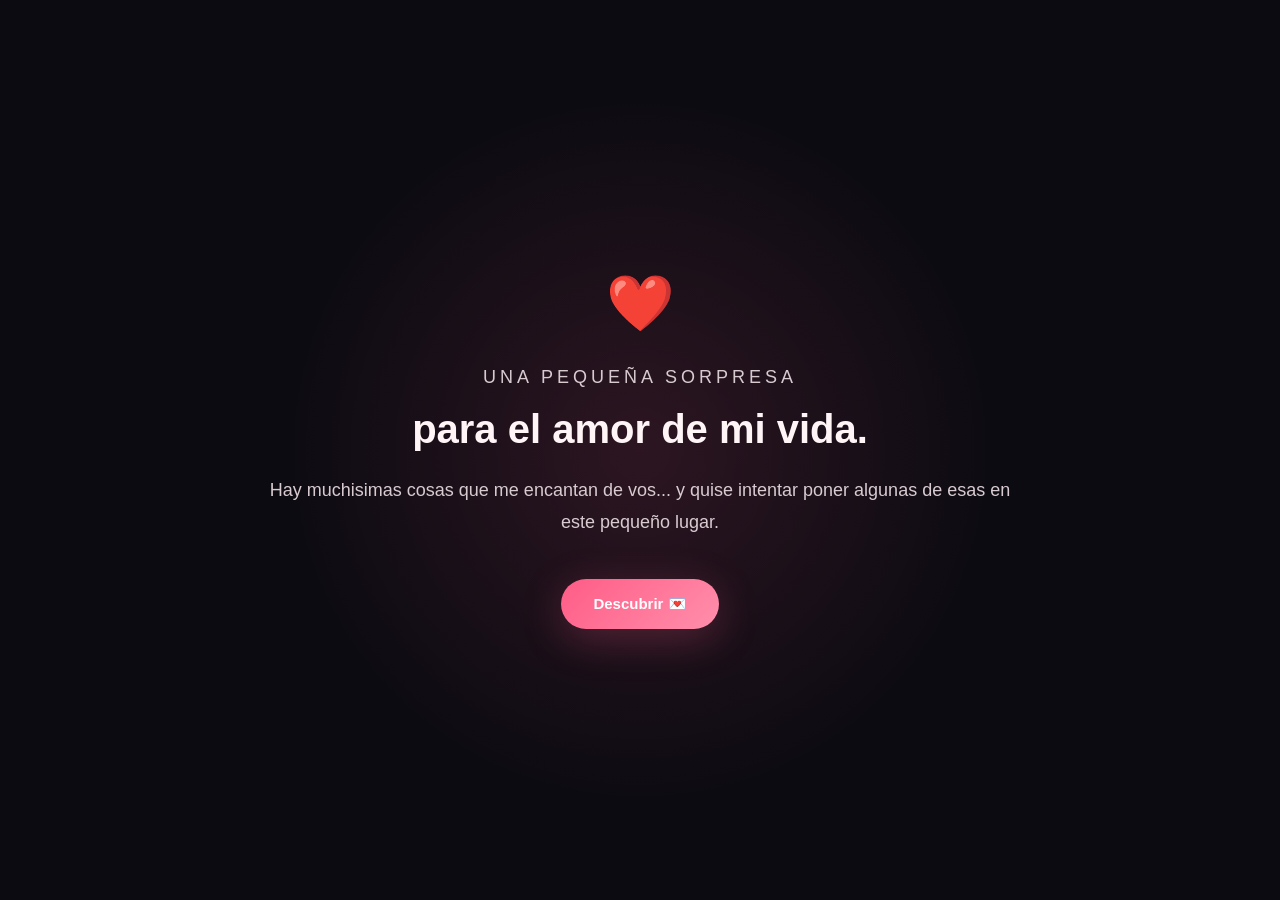
<file: index.html>
<!DOCTYPE html>
<html lang="es">
<head>

<meta charset="UTF-8">
<meta name="viewport" content="width=device-width, initial-scale=1.0">
<link rel="stylesheet" href="index.css">
</head>
<title>Para ti ❤️</title>

<section class="hero" id="inicio">
    <div class="hero-content">

        <div class="heart">❤️</div>

        <p class="subtitle">Una pequeña sorpresa</p>

        <h1 style="font-size: 40px;">para el amor de mi vida.</h1>

        <p>
            Hay muchisimas cosas que me encantan de vos...  
            y quise intentar poner algunas de esas en este pequeño lugar.
        </p>

        <button class="start"
                onclick="window.location.href='rubros_paginas.html'">
            Descubrir 💌
        </button>

    </div>
</section>



</body>
</html>

    
</body>
</html>
</file>
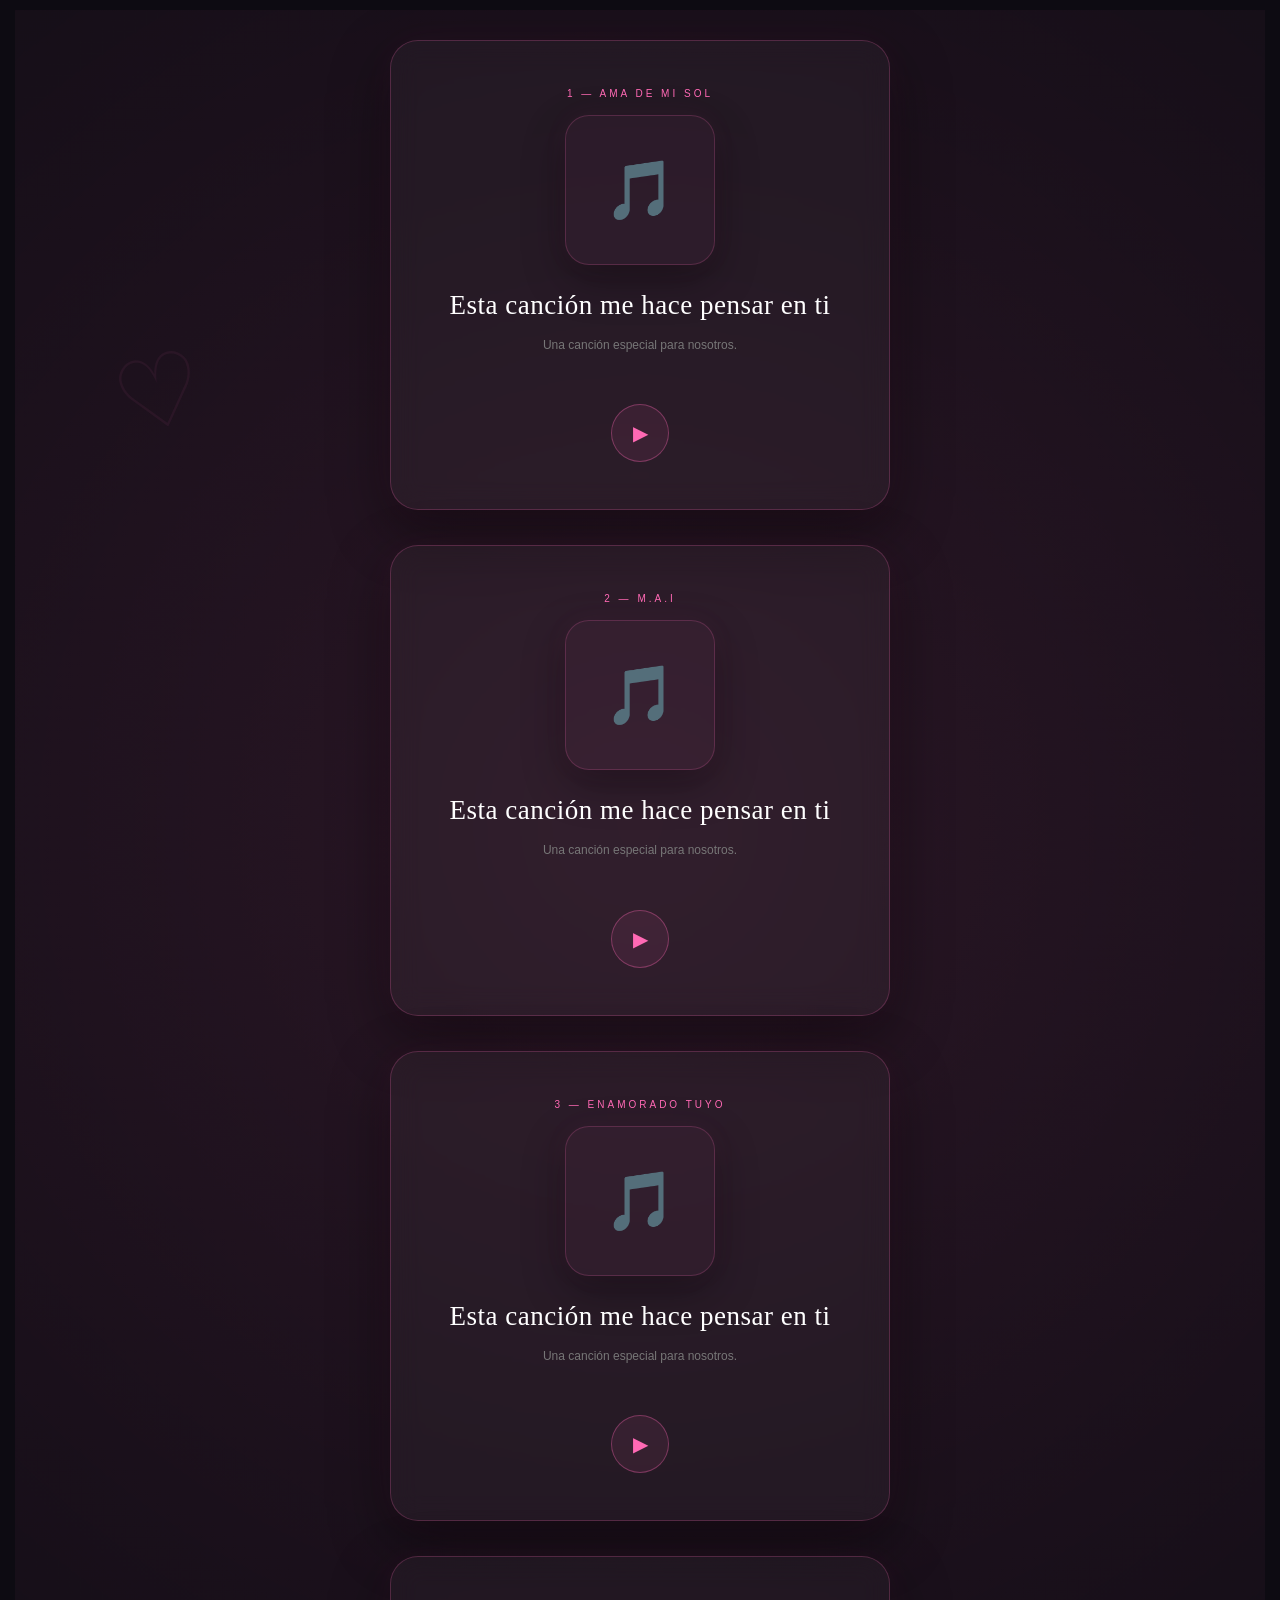
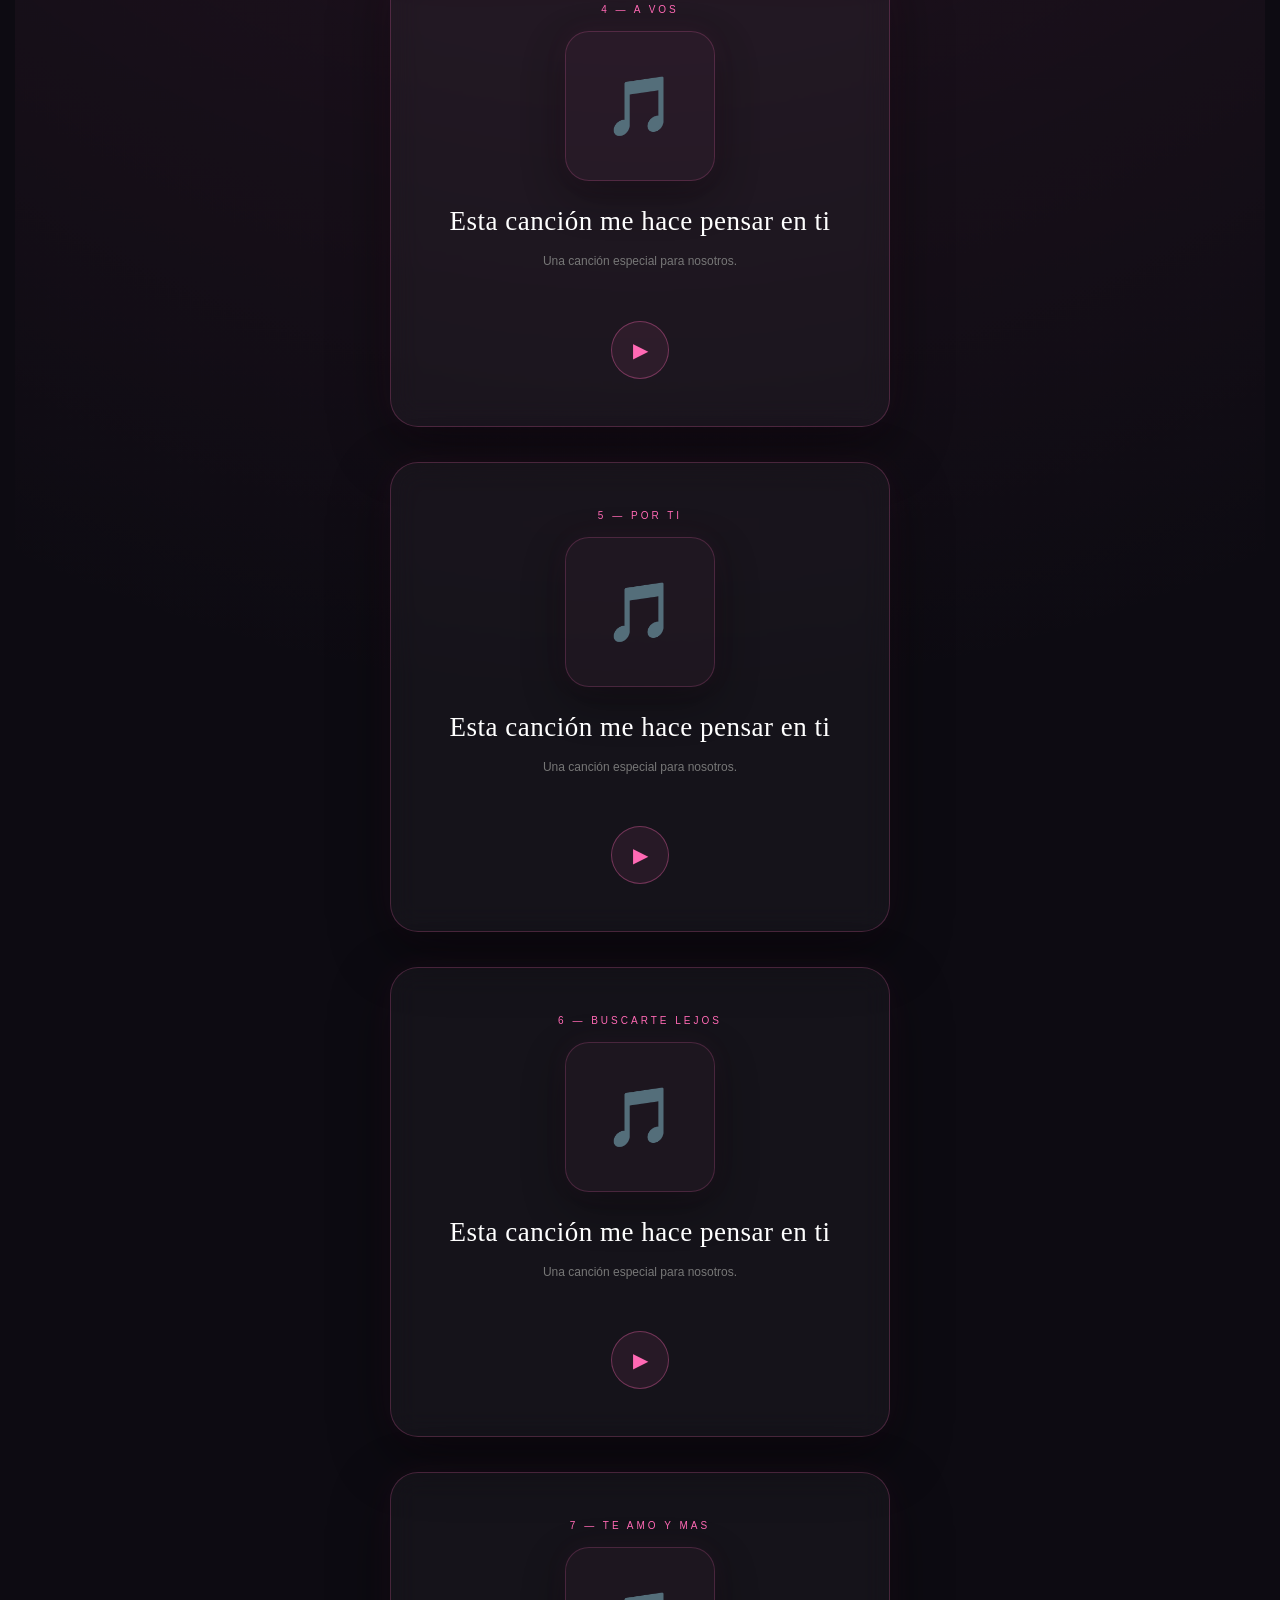
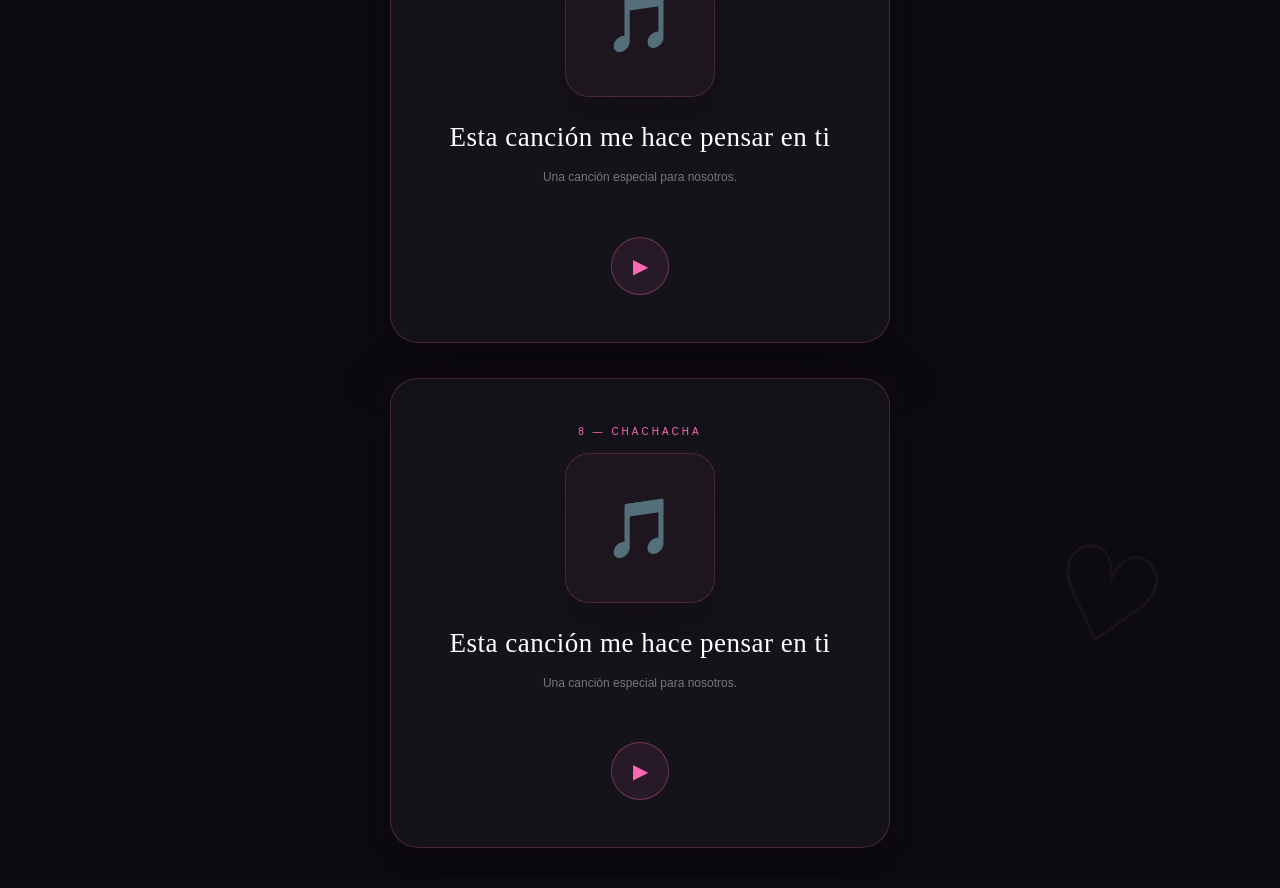
<file: cancion.html>
<!DOCTYPE html>
<html lang="es">
<head>
    <meta charset="UTF-8">
    <meta name="viewport" content="width=device-width, initial-scale=1.0">
    <title>Canciones</title>

    <link rel="stylesheet" href="rubros_paginas.css">

    <style>
        .song {
            min-height: 100vh;
            display: flex;
            flex-direction: column;
            justify-content: center;
            align-items: center;
            gap: 25px;
            padding: 25px 15px;
            background:
                radial-gradient(
                    circle at 50% 20%,
                    rgba(255,105,180,.12),
                    transparent 45%
                ),
                #0d0b12;
            position: relative;
            overflow: hidden;
        }

        .song::before,
        .song::after {
            content: "♡";
            position: absolute;
            color: rgba(255,105,180,.06);
        }

        .song::before {
            top: 8%;
            left: 8%;
            font-size: 100px;
            transform: rotate(-15deg);
        }

        .song::after {
            bottom: 5%;
            right: 8%;
            font-size: 130px;
            transform: rotate(15deg);
        }

        .song-card {
            width: min(720px, 100%);
            padding: 42px 28px;
            text-align: center;
            border-radius: 28px;
            border: 1px solid rgba(255,105,180,.22);
            background: rgba(255,255,255,.035);
            backdrop-filter: blur(14px);
            box-shadow:
                0 20px 60px rgba(0,0,0,.45),
                0 0 35px rgba(255,105,180,.06);
            position: relative;
            z-index: 2;
        }

        .song-card .subtitle {
            margin-bottom: 12px;
            color: #ff69b4;
            font-size: 10px;
            letter-spacing: 3px;
            text-transform: uppercase;
        }

        .album {
            width: 150px;
            height: 150px;
            margin: 16px auto 25px;
            display: flex;
            justify-content: center;
            align-items: center;
            border-radius: 24px;
            background: rgba(255,105,180,.035);
            border: 1px solid rgba(255,105,180,.2);
            box-shadow:
                0 15px 40px rgba(0,0,0,.35),
                0 0 25px rgba(255,105,180,.06);
            font-size: 58px;
        }

        .heart {
            margin: 0 0 18px;
            color: #ff69b4;
            font-size: 28px;
            display: inline-block;
            filter: drop-shadow(
                0 0 8px rgba(255,105,180,.55)
            );
            animation: latido 1.5s infinite;
        }

        @keyframes latido {
            0%, 100% {
                transform: scale(1);
            }

            15% {
                transform: scale(1.12);
            }

            30% {
                transform: scale(1);
            }

            45% {
                transform: scale(1.08);
            }

            60% {
                transform: scale(1);
            }
        }

        .song-card h3 {
            margin: 0;
            color: #fff;
            font-size: 27px;
            font-weight: 500;
            letter-spacing: .5px;
        }

        .song-card > p:not(.subtitle) {
            margin-top: 14px;
            color: #777;
            font-size: 12px;
            line-height: 1.7;
        }

        .play {
            width: 58px;
            height: 58px;
            margin-top: 24px;
            border: 1px solid rgba(255,105,180,.35);
            border-radius: 50%;
            background: rgba(255,105,180,.08);
            color: #ff69b4;
            font-size: 20px;
            cursor: pointer;
            transition: all .3s ease;
        }

        .play:hover {
            transform: translateY(-4px) scale(1.05);
            border-color: rgba(255,105,180,.65);
            background: rgba(255,105,180,.14);
            box-shadow: 0 8px 25px rgba(255,105,180,.12);
        }

        @media (max-width: 600px) {
            .song-card {
                padding: 35px 16px;
                border-radius: 24px;
            }

            .song-card h3 {
                font-size: 24px;
            }

            .album {
                width: 130px;
                height: 130px;
                font-size: 50px;
            }
        }
    </style>
</head>

<body>

    <section class="song">

        <!-- CANCIÓN 1 -->
        <div class="song-card">

            <p class="subtitle">1 — Ama de mi sol</p>

            <div class="album">🎵</div>

            <h3>Esta canción me hace pensar en ti</h3>

            <p>Una canción especial para nosotros.</p>

            <button
                class="play"
                onclick="this.nextElementSibling.play()">
                ▶
            </button>

            <audio>
                <source
                    src="imagenes/Milo J - Ama De Mi Sol (Visualizer).mp3"
                    type="audio/mpeg">
            </audio>

        </div>


        <!-- CANCIÓN 2 -->
        <div class="song-card">

            <p class="subtitle">2 — M.A.I</p>

            <div class="album">🎵</div>

            <h3>Esta canción me hace pensar en ti</h3>

            <p>Una canción especial para nosotros.</p>

            <button
                class="play"
                onclick="this.nextElementSibling.play()">
                ▶
            </button>

            <audio>
                <source
                    src="imagenes/MILO J - M.A.I (Video Oficial).mp3"
                    type="audio/mpeg">
            </audio>

        </div>


        <!-- CANCIÓN 3 -->
        <div class="song-card">

            <p class="subtitle">3 — enamorado tuyo</p>

            <div class="album">🎵</div>

            <h3>Esta canción me hace pensar en ti</h3>

            <p>Una canción especial para nosotros.</p>

            <button
                class="play"
                onclick="this.nextElementSibling.play()">
                ▶
            </button>

            <audio>
                <source
                    src="imagenes/Enamorado tuyo.mp3"
                    type="audio/mpeg">
            </audio>

        </div>


        <!-- CANCIÓN 4 -->
        <div class="song-card">

            <p class="subtitle">4 — A VOS</p>

            <div class="album">🎵</div>

            <h3>Esta canción me hace pensar en ti</h3>

            <p>Una canción especial para nosotros.</p>

            <button
                class="play"
                onclick="this.nextElementSibling.play()">
                ▶
            </button>

            <audio>
                <source
                    src="imagenes/MILO J - A VOS (LETRA).mp3"
                    type="audio/mpeg">
            </audio>

        </div>

          <!-- CANCIÓN 4 -->
        <div class="song-card">

            <p class="subtitle">5 — POR TI</p>

            <div class="album">🎵</div>

            <h3>Esta canción me hace pensar en ti</h3>

            <p>Una canción especial para nosotros.</p>

            <button
                class="play"
                onclick="this.nextElementSibling.play()">
                ▶
            </button>

            <audio>
                <source
                    src="imagenes/3AM - Por Ti (Video Oficial).mp3"
                    type="audio/mpeg">
            </audio>

        </div>

          <!-- CANCIÓN 4 -->
        <div class="song-card">

            <p class="subtitle">6 — buscarte lejos</p>

            <div class="album">🎵</div>

            <h3>Esta canción me hace pensar en ti</h3>

            <p>Una canción especial para nosotros.</p>

            <button
                class="play"
                onclick="this.nextElementSibling.play()">
                ▶
            </button>

            <audio>
                <source
                    src="imagenes/DUKI, Bizarrap - Buscarte Lejos.mp3"
                    type="audio/mpeg">
            </audio>

        </div>

          <!-- CANCIÓN 4 -->
        <div class="song-card">

            <p class="subtitle">7 — te amo y mas</p>

            <div class="album">🎵</div>

            <h3>Esta canción me hace pensar en ti</h3>

            <p>Una canción especial para nosotros.</p>

            <button
                class="play"
                onclick="this.nextElementSibling.play()">
                ▶
            </button>

            <audio>
                <source
                    src="imagenes/El Libro De La Vida - Te Amo Y Más (By_ Diego Luna) (Letra).mp3"
                    type="audio/mpeg">
            </audio>

        </div>

          <!-- CANCIÓN 4 -->
        <div class="song-card">

            <p class="subtitle">8 — chachacha</p>

            <div class="album">🎵</div>

            <h3>Esta canción me hace pensar en ti</h3>

            <p>Una canción especial para nosotros.</p>

            <button
                class="play"
                onclick="this.nextElementSibling.play()">
                ▶
            </button>

            <audio>
                <source
                    src="imagenes/Josean Log - Chachachá (Lyric Video).mp3"
                    type="audio/mpeg">
            </audio>

        </div>


    </section>

</body>
</html>
</file>
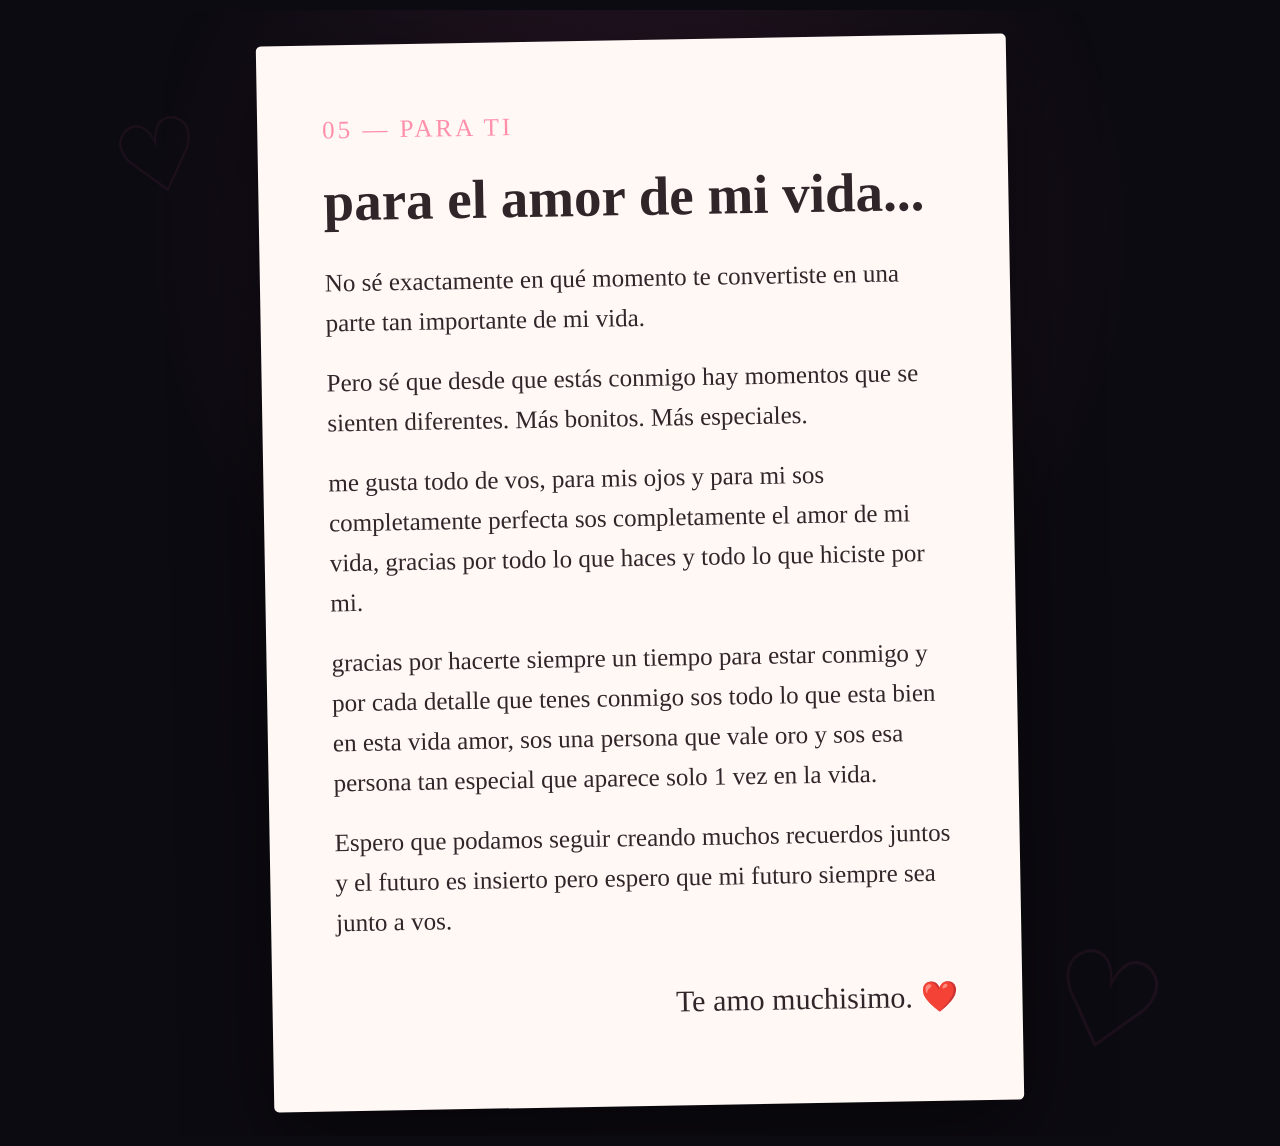
<file: carta.html>
<!DOCTYPE html>
<html lang="es">
<head>
    <meta charset="UTF-8">
    <meta name="viewport" content="width=device-width, initial-scale=1.0">
    <title>Carta</title>
    <link rel="stylesheet" href="rubros_paginas.css">
    <style>
        /* Fondo igual al del contador */
        .letter {
            min-height: 100vh;
            display: flex;
            justify-content: center;
            align-items: center;
            padding: 25px 15px;

            background:
                radial-gradient(
                    circle at 50% 20%,
                    rgba(255, 105, 180, 0.12),
                    transparent 45%
                ),
                #0d0b12;

            position: relative;
            overflow: hidden;
        }

        /* Corazones decorativos, igual que en el contador */
        .letter::before {
            content: "♡";
            position: absolute;
            top: 8%;
            left: 8%;
            font-size: 100px;
            color: rgba(255, 105, 180, 0.06);
            transform: rotate(-15deg);
        }

        .letter::after {
            content: "♡";
            position: absolute;
            bottom: 5%;
            right: 8%;
            font-size: 130px;
            color: rgba(255, 105, 180, 0.06);
            transform: rotate(15deg);
        }

        .paper {
            position: relative;
            z-index: 2;
        }
    </style>
</head>
<body>
   <section class="letter">

    <div class="paper">

        <p class="subtitle">05 — Para ti</p>

        <h2>para el amor de mi vida...</h2>

        <p>
            No sé exactamente en qué momento te convertiste
            en una parte tan importante de mi vida.
        </p>

        <p>
            Pero sé que desde que estás conmigo hay momentos
            que se sienten diferentes. Más bonitos. Más especiales.
        </p>

        <p>
            me gusta todo de vos, para mis ojos y para mi sos completamente perfecta sos completamente
            el amor de mi vida, gracias por todo lo que haces y todo lo que hiciste por mi.
        </p>

        <p>
            gracias por hacerte siempre un tiempo para estar conmigo y por cada detalle que tenes conmigo
            sos todo lo que esta bien en esta vida amor, sos una persona que vale oro y sos esa persona
            tan especial que aparece solo 1 vez en la vida.
        </p>

        <p>
            Espero que podamos seguir creando muchos recuerdos
            juntos y el futuro es insierto pero espero que mi futuro siempre sea junto a vos.
        </p>

        <p class="signature">
            Te amo muchisimo. ❤️
        </p>

    </div>

</section>

</body>
</html>
</file>
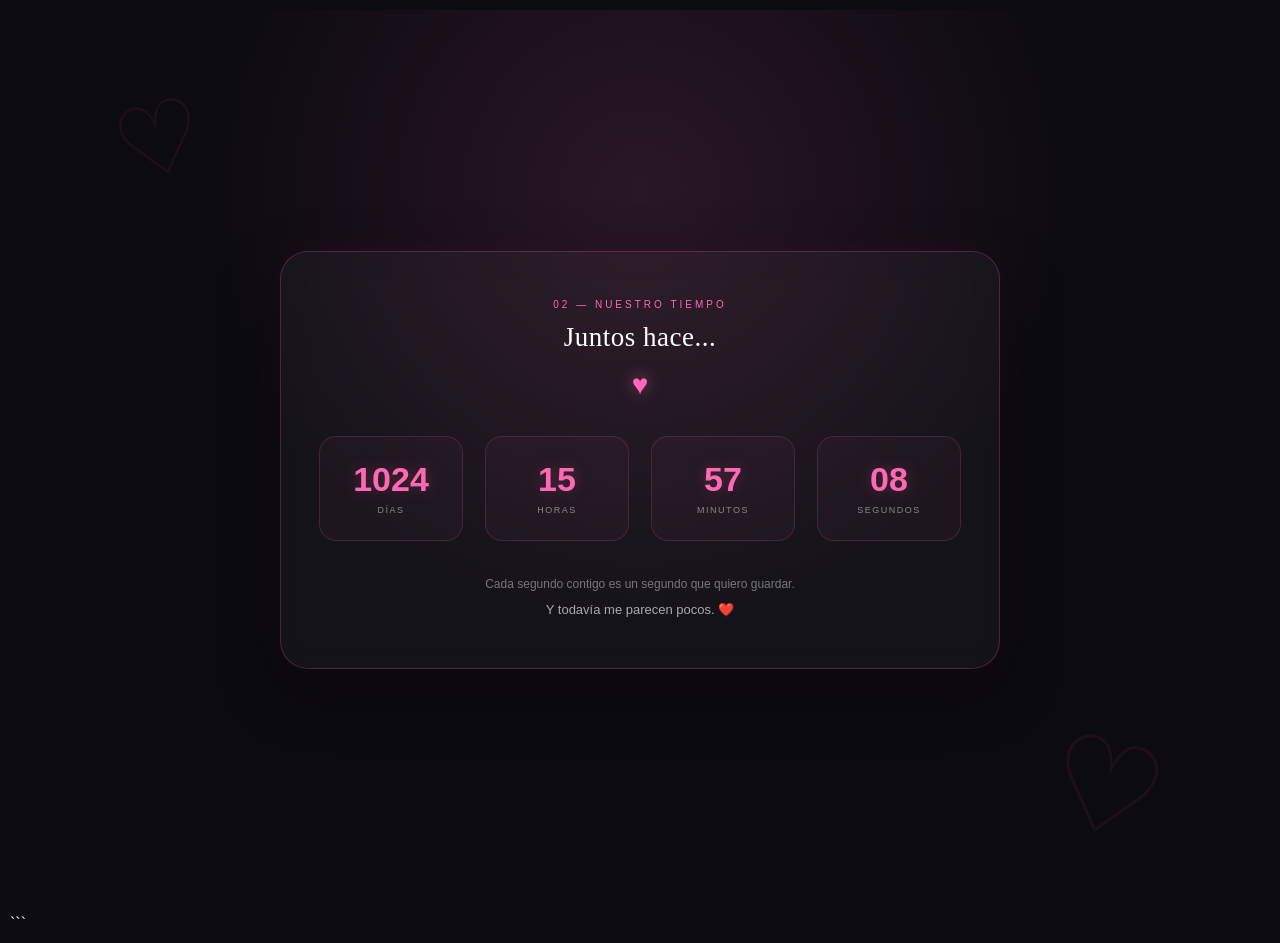
<file: contador.html>
<!DOCTYPE html>
<html lang="es">

<head>
    <meta charset="UTF-8">
    <meta name="viewport" content="width=device-width, initial-scale=1.0">
    <title>Contador</title>

    <link rel="stylesheet" href="rubros_paginas.css">

    <style>

        /* =========================
           CONTADOR
        ========================= */

        .counter {
            min-height: 100vh;
            display: flex;
            justify-content: center;
            align-items: center;
            padding: 25px 15px;

            background:
                radial-gradient(
                    circle at 50% 20%,
                    rgba(255, 105, 180, 0.12),
                    transparent 45%
                ),
                #0d0b12;

            position: relative;
            overflow: hidden;
        }


        /* Corazones decorativos */

        .counter::before {
            content: "♡";

            position: absolute;
            top: 8%;
            left: 8%;

            font-size: 100px;

            color: rgba(255, 105, 180, 0.06);

            transform: rotate(-15deg);
        }


        .counter::after {
            content: "♡";

            position: absolute;
            bottom: 5%;
            right: 8%;

            font-size: 130px;

            color: rgba(255, 105, 180, 0.06);

            transform: rotate(15deg);
        }


        /* =========================
           CAJA PRINCIPAL
        ========================= */

        .counter-box {

            width: min(720px, 100%);

            padding: 42px 28px;

            text-align: center;

            border-radius: 28px;

            border: 1px solid
                rgba(255, 105, 180, 0.22);

            background:
                rgba(255, 255, 255, 0.035);

            backdrop-filter: blur(14px);

            box-shadow:
                0 20px 60px rgba(0,0,0,0.45),
                0 0 35px rgba(255,105,180,0.06);

            position: relative;
            z-index: 2;
        }


        /* =========================
           SUBTÍTULO
        ========================= */

        .counter-box .subtitle {

            margin-bottom: 12px;

            color: #ff69b4;

            font-size: 10px;

            letter-spacing: 3px;

            text-transform: uppercase;
        }


        /* =========================
           TÍTULO
        ========================= */

        .counter-box h2 {

            margin: 0;

            color: #ffffff;

            font-size: 27px;

            font-weight: 500;

            letter-spacing: 0.5px;
        }


        /* =========================
           CORAZÓN
        ========================= */

        .heart {

            margin: 16px 0 25px;

            color: #ff69b4;

            font-size: 28px;

            display: inline-block;

            filter:
                drop-shadow(
                    0 0 8px
                    rgba(255,105,180,0.55)
                );

            animation: latido 1.5s infinite;
        }


        @keyframes latido {

            0%, 100% {
                transform: scale(1);
            }

            15% {
                transform: scale(1.12);
            }

            30% {
                transform: scale(1);
            }

            45% {
                transform: scale(1.08);
            }

            60% {
                transform: scale(1);
            }
        }


        /* =========================
           CAJITAS
        ========================= */

        .time-container {

            display: grid;

            grid-template-columns:
                repeat(4, 1fr);

            gap: 12px;

            margin-top: 5px;
        }


        .time-box {

            padding: 20px 8px;

            border-radius: 17px;

            background:
                rgba(255, 105, 180, 0.035);

            border: 1px solid
                rgba(255, 105, 180, 0.16);

            transition: all 0.3s ease;
        }


        .time-box:hover {

            transform: translateY(-4px);

            border-color:
                rgba(255, 105, 180, 0.4);

            box-shadow:
                0 8px 25px
                rgba(255,105,180,0.08);
        }


        /* =========================
           NÚMEROS
        ========================= */

        .time-number {

            display: block;

            color: #ff69b4;

            font-size: 34px;

            font-weight: 600;

            line-height: 1;

            text-shadow:
                0 0 15px
                rgba(255,105,180,0.25);
        }


        /* =========================
           PALABRAS
        ========================= */

        .time-label {

            display: block;

            margin-top: 9px;

            color: #888;

            font-size: 9px;

            letter-spacing: 1.5px;

            text-transform: uppercase;
        }


        /* =========================
           FRASE
        ========================= */

        .love-message {

            margin-top: 28px;

            color: #777;

            font-size: 12px;

            line-height: 1.7;
        }


        .love-message strong {

            display: block;

            margin-top: 4px;

            color: #aaa;

            font-size: 13px;

            font-weight: 400;
        }


        /* =========================
           CELULAR
        ========================= */

        @media (max-width: 600px) {

            .counter-box {

                padding: 35px 16px;

                border-radius: 24px;
            }


            .counter-box h2 {

                font-size: 24px;
            }


            .time-container {

                grid-template-columns:
                    repeat(2, 1fr);

                gap: 10px;
            }


            .time-box {

                padding: 18px 8px;
            }


            .time-number {

                font-size: 30px;
            }


            .time-label {

                font-size: 8px;
            }

        }

    </style>

</head>


<body>


<section class="counter">

    <div class="counter-box">

        <p class="subtitle">
            02 — Nuestro tiempo
        </p>


        <h2>
            Juntos hace...
        </h2>


        <div class="heart">
            ♥
        </div>


        <div class="time-container">


            <div class="time-box">

                <span
                    class="time-number"
                    id="days">
                    0
                </span>

                <span class="time-label">
                    días
                </span>

            </div>


            <div class="time-box">

                <span
                    class="time-number"
                    id="hours">
                    0
                </span>

                <span class="time-label">
                    horas
                </span>

            </div>


            <div class="time-box">

                <span
                    class="time-number"
                    id="minutes">
                    0
                </span>

                <span class="time-label">
                    minutos
                </span>

            </div>


            <div class="time-box">

                <span
                    class="time-number"
                    id="seconds">
                    0
                </span>

                <span class="time-label">
                    segundos
                </span>

            </div>

        </div>


        <div class="love-message">

            Cada segundo contigo
            es un segundo que quiero guardar.

            <strong>
                Y todavía me parecen pocos. ❤️
            </strong>

        </div>

    </div>

</section>


<script>

    /* =========================
       FECHA DE INICIO
       ========================= */

    const fechaInicio =
        new Date("2024-02-14T00:00:00");


    function actualizarContador() {

        const ahora = new Date();

        const diferencia =
            ahora - fechaInicio;


        const segundosTotales =
            Math.floor(diferencia / 1000);


        const dias =
            Math.floor(
                segundosTotales / 86400
            );


        const horas =
            Math.floor(
                (segundosTotales % 86400) / 3600
            );


        const minutos =
            Math.floor(
                (segundosTotales % 3600) / 60
            );


        const segundos =
            segundosTotales % 60;


        document.getElementById("days")
            .textContent = dias;


        document.getElementById("hours")
            .textContent =
            String(horas).padStart(2, "0");


        document.getElementById("minutes")
            .textContent =
            String(minutos).padStart(2, "0");


        document.getElementById("seconds")
            .textContent =
            String(segundos).padStart(2, "0");

    }


    actualizarContador();

    setInterval(
        actualizarContador,
        1000
    );

</script>


</body>

</html>
```
</file>
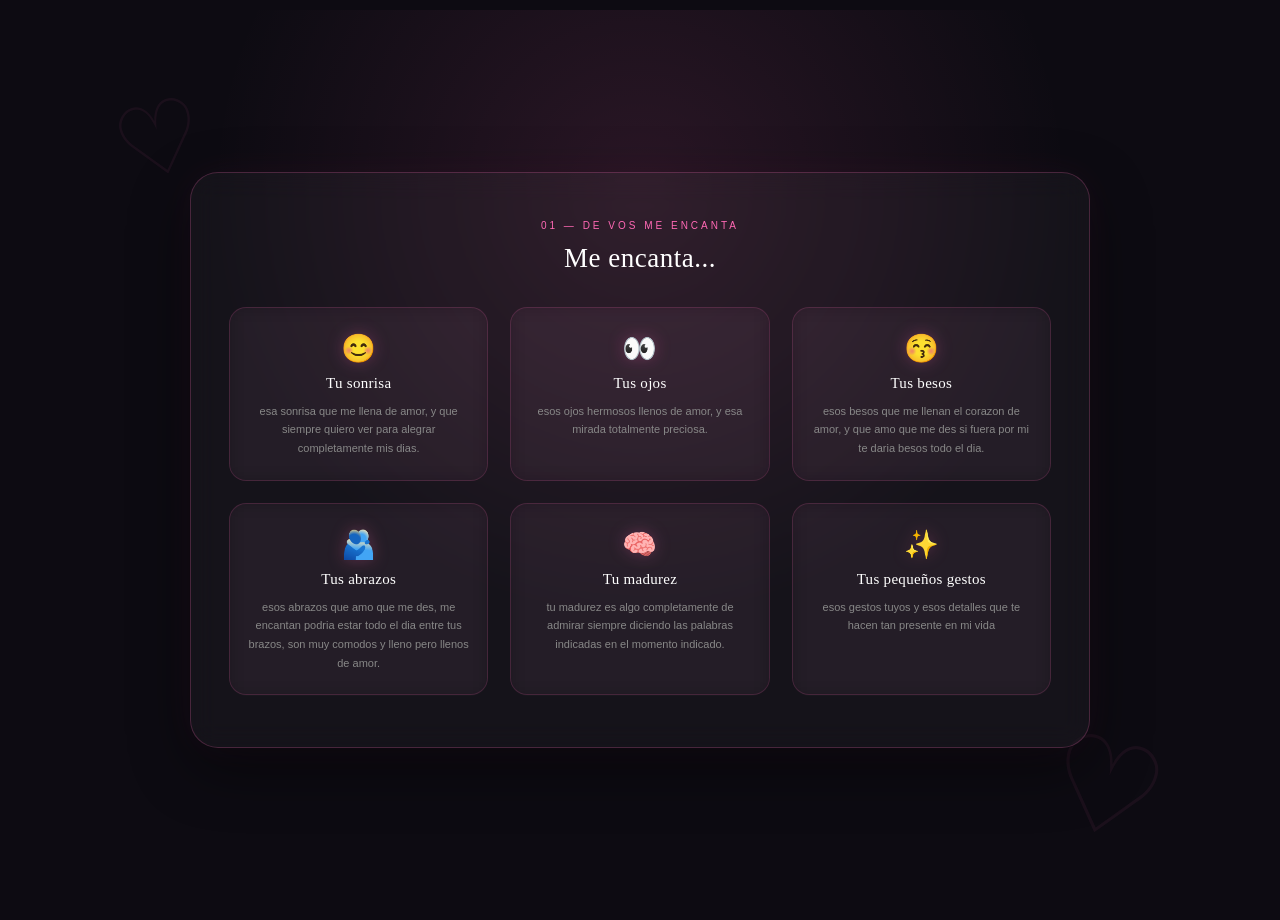
<file: cosas.html>
<html lang="es">
<head>
    <meta charset="UTF-8">
    <meta name="viewport" content="width=device-width, initial-scale=1.0">
    <title>Cosas que me gustan</title>
    <link rel="stylesheet" href="rubros_paginas.css">

    <style>
        /* =========================
           COSAS QUE AMO
        ========================= */

        .things {
            min-height: 100vh;
            display: flex;
            justify-content: center;
            align-items: center;
            padding: 45px 15px;

            background:
                radial-gradient(
                    circle at 50% 20%,
                    rgba(255, 105, 180, 0.12),
                    transparent 45%
                ),
                #0d0b12;

            position: relative;
            overflow: hidden;
        }

        /* Corazones decorativos */

        .things::before {
            content: "♡";

            position: absolute;
            top: 8%;
            left: 8%;

            font-size: 100px;

            color: rgba(255, 105, 180, 0.06);

            transform: rotate(-15deg);
        }

        .things::after {
            content: "♡";

            position: absolute;
            bottom: 5%;
            right: 8%;

            font-size: 130px;

            color: rgba(255, 105, 180, 0.06);

            transform: rotate(15deg);
        }

        /* =========================
           CAJA PRINCIPAL
        ========================= */

        .things .container {
            width: min(900px, 100%);

            padding: 42px 28px;

            text-align: center;

            border-radius: 28px;

            border: 1px solid
                rgba(255, 105, 180, 0.22);

            background:
                rgba(255, 255, 255, 0.035);

            backdrop-filter: blur(14px);

            box-shadow:
                0 20px 60px rgba(0,0,0,0.45),
                0 0 35px rgba(255,105,180,0.06);

            position: relative;
            z-index: 2;
        }

        /* =========================
           SUBTÍTULO
        ========================= */

        .things .subtitle {
            margin-bottom: 12px;

            color: #ff69b4;

            font-size: 10px;

            letter-spacing: 3px;

            text-transform: uppercase;
        }

        /* =========================
           TÍTULO
        ========================= */

        .things h2 {
            margin: 0 0 28px;

            color: #ffffff;

            font-size: 27px;

            font-weight: 500;

            letter-spacing: 0.5px;
        }

        /* =========================
           TARJETAS
        ========================= */

        .things .cards {
            display: grid;

            grid-template-columns:
                repeat(3, 1fr);

            gap: 12px;

            margin-top: 5px;
        }

        .things .card {
            padding: 22px 15px;

            border-radius: 17px;

            background:
                rgba(255, 105, 180, 0.035);

            border: 1px solid
                rgba(255, 105, 180, 0.16);

            transition: all 0.3s ease;

            text-align: center;
        }

        .things .card:hover {
            transform: translateY(-4px);

            border-color:
                rgba(255, 105, 180, 0.4);

            box-shadow:
                0 8px 25px
                rgba(255,105,180,0.08);
        }

        /* =========================
           ICONOS
        ========================= */

        .things .icon {
            margin-bottom: 12px;

            font-size: 28px;

            line-height: 1;

            filter:
                drop-shadow(
                    0 0 8px
                    rgba(255,105,180,0.25)
                );
        }

        /* =========================
           TÍTULOS DE LAS TARJETAS
        ========================= */

        .things .card h3 {
            margin: 0 0 10px;

            color: #ffffff;

            font-size: 15px;

            font-weight: 500;

            letter-spacing: 0.3px;
        }

        /* =========================
           TEXTOS
        ========================= */

        .things .card p {
            margin: 0;

            color: #888;

            font-size: 11px;

            line-height: 1.7;
        }

        /* =========================
           CELULAR
        ========================= */

        @media (max-width: 700px) {

            .things {
                padding: 35px 15px;
            }

            .things .container {
                padding: 35px 16px;

                border-radius: 24px;
            }

            .things h2 {
                font-size: 24px;

                margin-bottom: 24px;
            }

            .things .cards {
                grid-template-columns:
                    repeat(2, 1fr);

                gap: 10px;
            }

            .things .card {
                padding: 18px 10px;
            }

            .things .icon {
                font-size: 25px;
            }

            .things .card h3 {
                font-size: 14px;
            }

            .things .card p {
                font-size: 10px;
            }
        }

        @media (max-width: 420px) {

            .things .cards {
                grid-template-columns: 1fr;
            }
        }
    </style>

</head>
<body>

<section class="things" id="cosas">

    <div class="container">

        <p class="subtitle">01 — de vos me encanta</p>

        <h2>Me encanta...</h2>

        <div class="cards">

            <div class="card">
                <div class="icon">😊</div>
                <h3>Tu sonrisa</h3>
                <p>
                    esa sonrisa que me llena de amor, y que siempre quiero ver para 
                    alegrar completamente mis dias.
                </p>
            </div>

            <div class="card">
                <div class="icon">👀</div>
                <h3>Tus ojos</h3>
                <p>
                    esos ojos hermosos llenos de amor, y esa mirada
                    totalmente preciosa.
                </p>
            </div>

            <div class="card">
                <div class="icon">😚</div>
                <h3>Tus besos</h3>
                <p>
                    esos besos que me llenan el corazon de amor, y que amo que me des
                    si fuera por mi te daria besos todo el dia.
                </p>
            </div>

            <div class="card">
                <div class="icon">🫂</div>
                <h3>Tus abrazos</h3>
                <p>
                   esos abrazos que amo que me des, me encantan podria
                   estar todo el dia entre tus brazos, son muy comodos
                   y lleno pero llenos de amor.
                </p>
            </div>

            <div class="card">
                <div class="icon">🧠</div>
                <h3>Tu madurez</h3>
                <p>
                  tu madurez es algo completamente de admirar
                  siempre diciendo las palabras indicadas en el momento
                  indicado.
                </p>
            </div>

            <div class="card">
                <div class="icon">✨</div>
                <h3>Tus pequeños gestos</h3>
                <p>
                    esos gestos tuyos y esos detalles que te 
                    hacen tan presente en mi vida
                </p>
            </div>

        </div>

    </div>

</section>

</body>
</html>
</file>
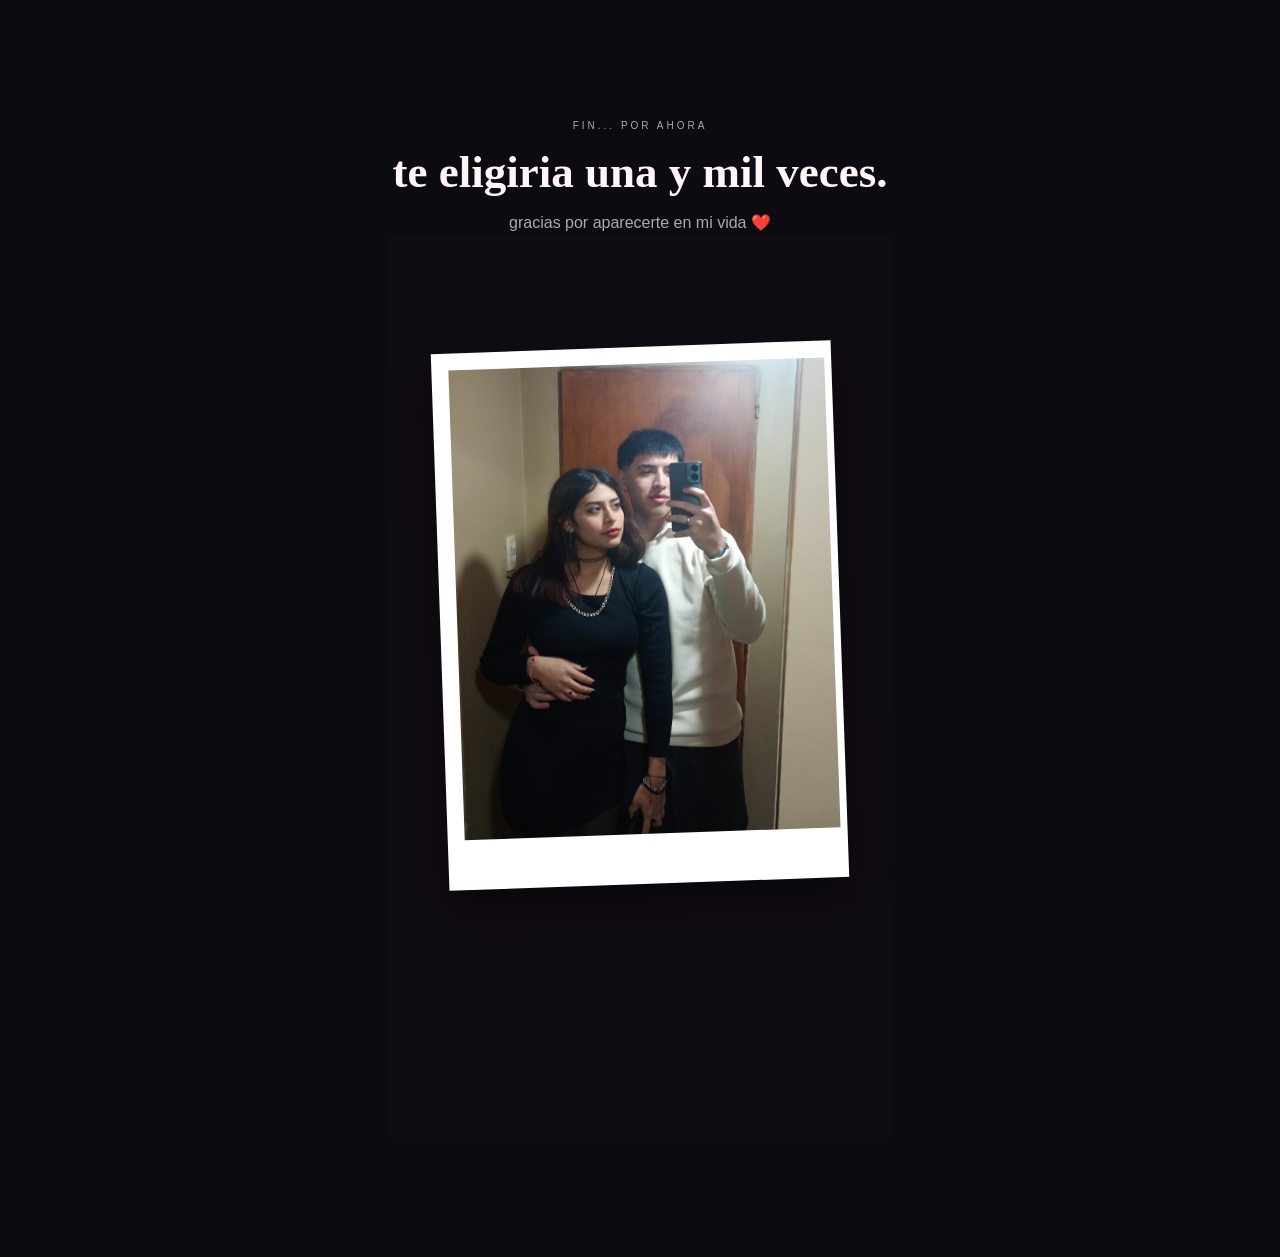
<file: final.html>
<!DOCTYPE html>
<html lang="es">
<head>
    <meta charset="UTF-8">
    <meta name="viewport" content="width=device-width, initial-scale=1.0">
    <title>Final</title>
    <link rel="stylesheet" href="rubros_paginas.css">

</head>
<body>
   <section class="final">

    <div>

        <p class="subtitle">Fin... por ahora</p>

        <h2>te eligiria una y mil veces.</h2>

        <p>
            gracias por aparecerte en mi vida ❤️
        </p>

        <div><section class="memories">

    <div class="container">

        <div class="gallery">

            <div class="polaroid">
                <img src="imagenes/Screenshot_2026-09-12-16-46-30-977_com.miui.gallery.jpg" alt="">
                
            </div>

        </div>

    </div>

</section></div>


    </div>

</section>

</body>
</html>
</file>
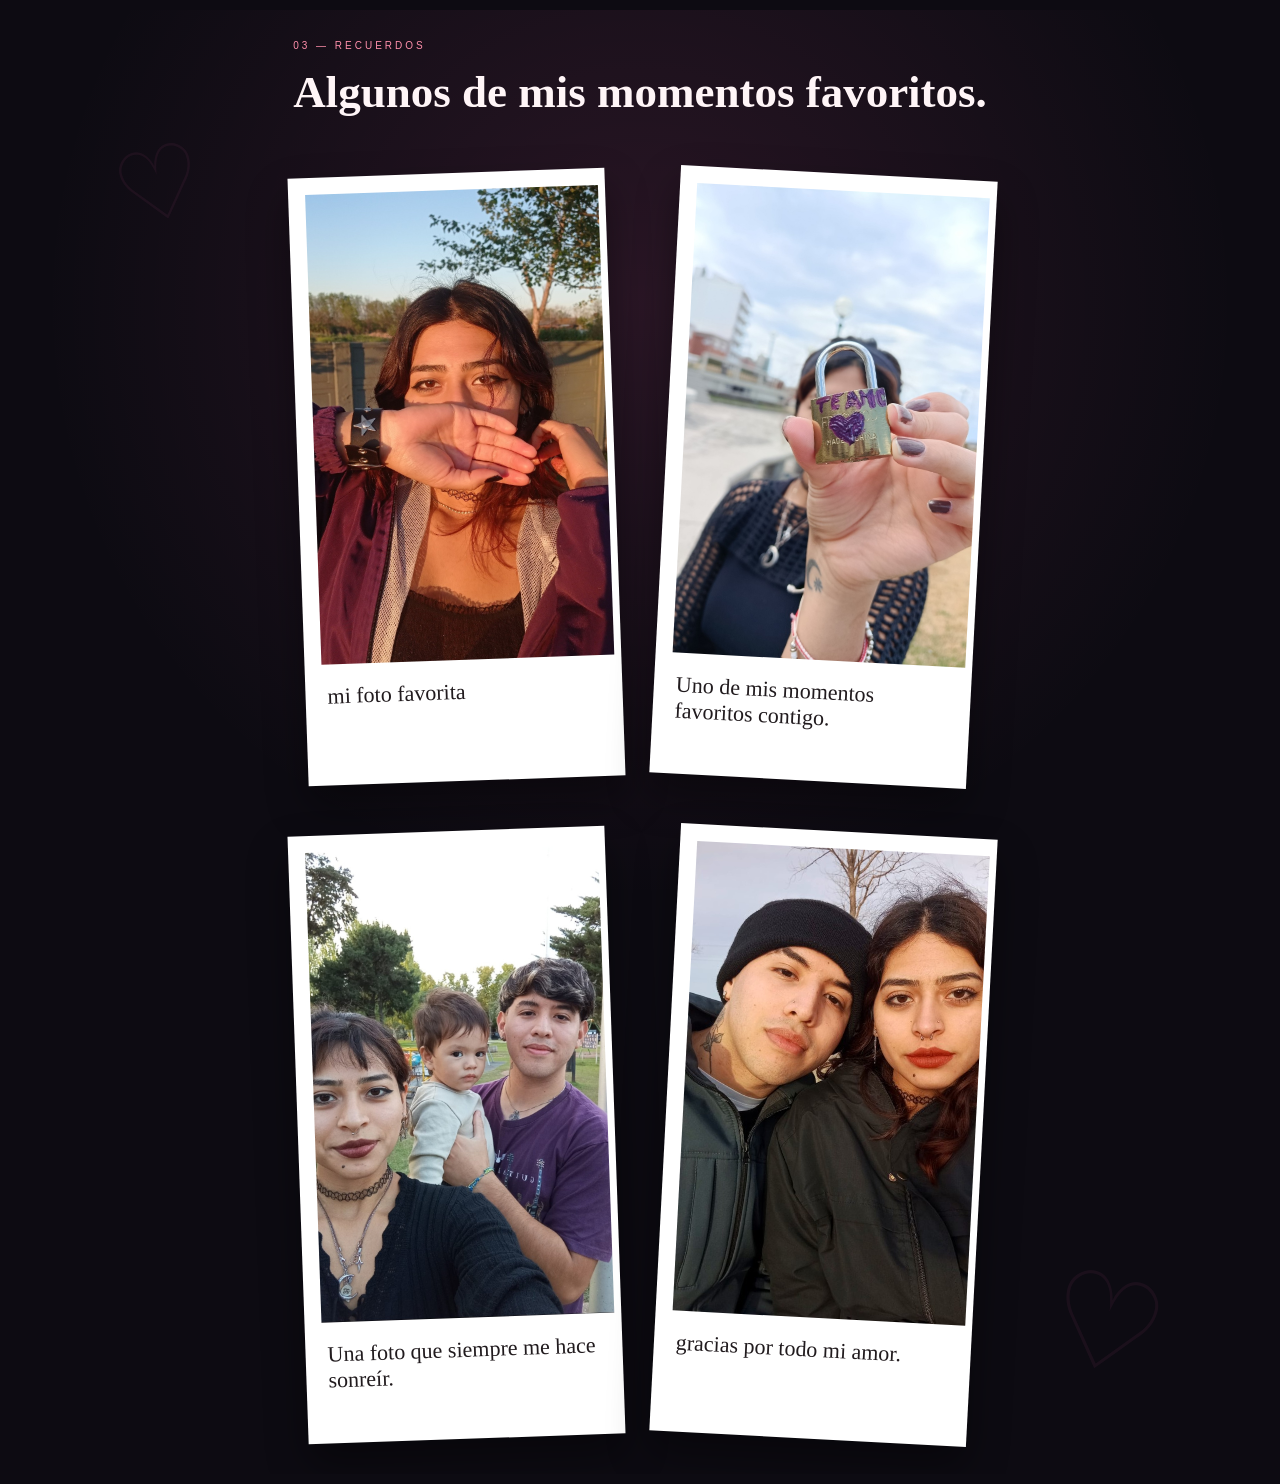
<file: recuerdos.html>
<!DOCTYPE html>
<html lang="es">
<head>
    <meta charset="UTF-8">
    <meta name="viewport" content="width=device-width, initial-scale=1.0">
    <title>Recuerdos</title>
    <link rel="stylesheet" href="rubros_paginas.css">

    <style>
.memories {
            min-height: 100vh;
            display: flex;
            justify-content: center;
            align-items: center;
            padding: 25px 15px;

            background:
                radial-gradient(
                    circle at 50% 20%,
                    rgba(255, 105, 180, 0.12),
                    transparent 45%
                ),
                #0d0b12;

            position: relative;
            overflow: hidden;
        }
.memories::before {
            content: "♡";

            position: absolute;
            top: 8%;
            left: 8%;

            font-size: 100px;

            color: rgba(255, 105, 180, 0.06);

            transform: rotate(-15deg);
        }
.memories::after {
            content: "♡";

            position: absolute;
            bottom: 5%;
            right: 8%;

            font-size: 130px;

            color: rgba(255, 105, 180, 0.06);

            transform: rotate(15deg);
        }
.memories .container { position: relative; z-index: 2; }
</style>
</head>
<body>
  <section class="memories">

    <div class="container">

        <p class="subtitle">03 — Recuerdos</p>

        <h2>Algunos de mis momentos favoritos.</h2>

        <div class="gallery">

            <div class="polaroid">
                <img src="imagenes/favorita.jpg" alt="">
                <p>mi foto favorita</p>
            </div>

            <div class="polaroid">
                <img src="imagenes/dia.jpg" alt="">
                <p>Uno de mis momentos favoritos contigo.</p>
            </div>

            <div class="polaroid">
               <img src="imagenes/feliz.jpg" alt="">
                <p>Una foto que siempre me hace sonreír.</p>
            </div>

            <div class="polaroid">
               <img src="imagenes/1000000650.jpg" alt="">
                <p>gracias por todo mi amor.</p>
            </div>

        </div>

    </div>

</section>
</body>
</html>
</file>
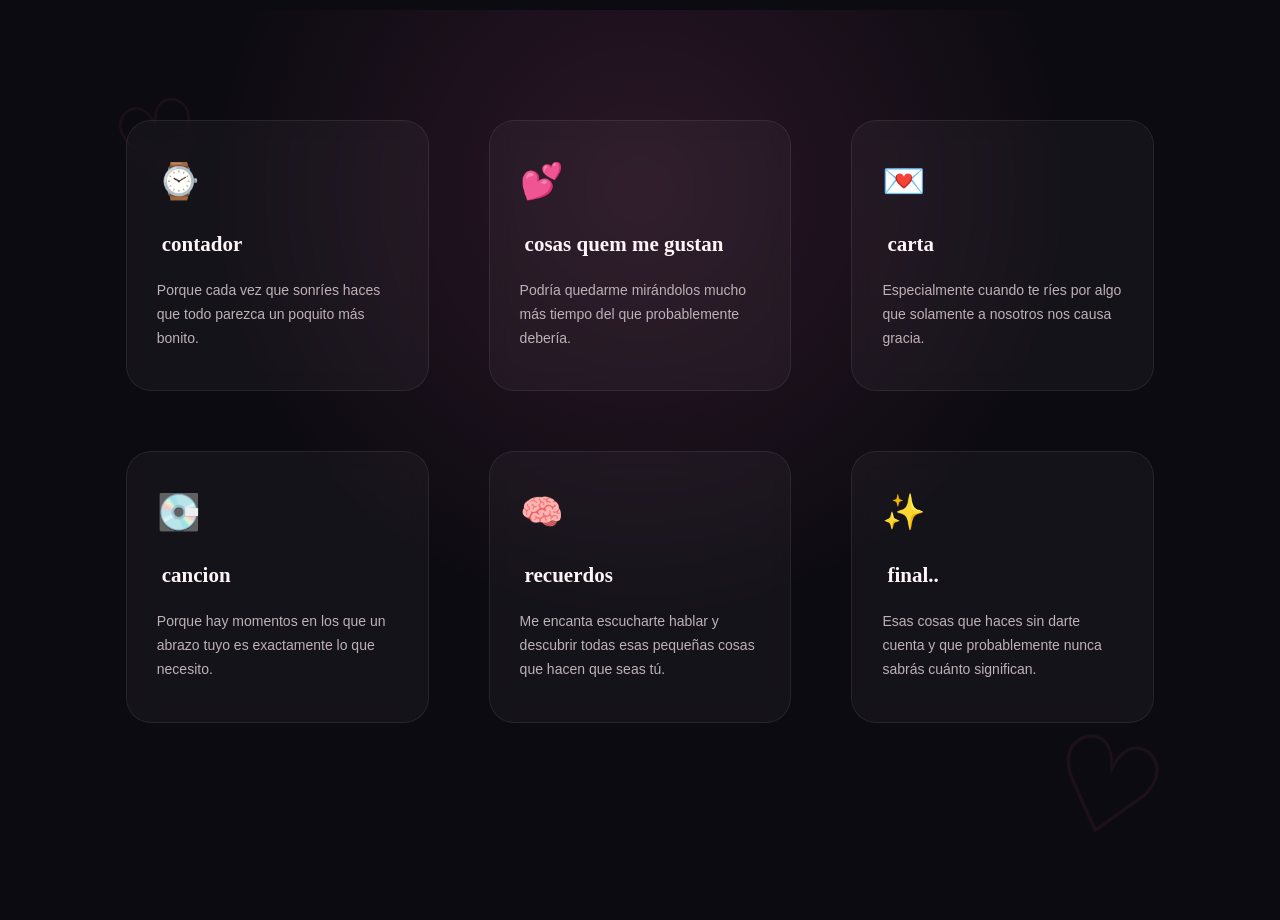
<file: rubros_paginas.html>
<!DOCTYPE html>
<html lang="es">

<head>
    <meta charset="UTF-8">
    <meta name="viewport" content="width=device-width, initial-scale=1.0">
    <title>amorcito</title>
    <style>
* {
    margin: 5px;
    padding: 0;
    box-sizing: border-box;
}

html {
    scroll-behavior: smooth;
}

body {
    background: #0d0b12;
    color: #fff5f7;
    font-family: 'Montserrat', sans-serif;
    overflow-x: hidden;
}

/* ESTRELLAS */
.stars { position: fixed; inset: 0; width: 100%; height: 100%; pointer-events: none; z-index: 0; overflow: hidden; }
.star { position: absolute; width: 3px; height: 3px; background: #fff; border-radius: 50%; opacity: .12; box-shadow: 0 0 5px rgba(255,255,255,.7); animation: twinkle 2.8s infinite ease-in-out; }
.star:nth-child(3n) { width: 2px; height: 2px; }
.star:nth-child(4n) { width: 4px; height: 4px; box-shadow: 0 0 8px rgba(255,143,171,.8); }
@keyframes twinkle { 0%,100% { opacity: .12; transform: scale(.7); } 50% { opacity: 1; transform: scale(1.6); } }
.star-1{top:8%;left:6%;animation-delay:.2s}.star-2{top:15%;left:18%;animation-delay:1.4s}.star-3{top:25%;left:8%;animation-delay:2.1s}.star-4{top:32%;left:28%;animation-delay:.8s}.star-5{top:12%;left:42%;animation-delay:2.7s}.star-6{top:21%;left:58%;animation-delay:1.1s}.star-7{top:7%;left:76%;animation-delay:2.4s}.star-8{top:18%;left:91%;animation-delay:.5s}.star-9{top:43%;left:4%;animation-delay:1.8s}.star-10{top:55%;left:16%;animation-delay:3.1s}.star-11{top:48%;left:37%;animation-delay:.3s}.star-12{top:64%;left:67%;animation-delay:2s}.star-13{top:76%;left:9%;animation-delay:1.2s}.star-14{top:84%;left:31%;animation-delay:2.9s}.star-15{top:72%;left:52%;animation-delay:.9s}.star-16{top:88%;left:73%;animation-delay:1.7s}.star-17{top:78%;left:89%;animation-delay:3.4s}.star-18{top:38%;left:82%;animation-delay:.6s}

/* GENERAL */

section {
    position: relative;
    z-index: 1;
    min-height: 100vh;
    padding: 100px 8%;
}

.container {
    max-width: 1100px;
    margin: auto;
}

.subtitle {
    color: #ff8fab;
    text-transform: uppercase;
    letter-spacing: 4px;
    font-size: 12px;
    margin-bottom: 15px;
}

h2 {
    font-size: clamp(35px, 6vw, 45px);
    margin-bottom: 50px;
    font-family: cursive;
}

button {
    border: none;
    cursor: pointer;
}

/* PORTADA */

.hero {
    min-height: 100vh;
    display: flex;
    justify-content: center;
    align-items: center;
    text-align: center;
    background:
        radial-gradient(circle at center, rgba(255, 92, 137, .13), transparent 45%),
        #0d0b12;
}

.hero-content {
    max-width: 750px;
}

.heart {
    font-size: 55px;
    animation: heartbeat 1.8s infinite;
    margin-bottom: 25px;
}

@keyframes heartbeat {
    0%, 100% { transform: scale(1); }
    15% { transform: scale(1.15); }
    30% { transform: scale(1); }
}

.hero h1 {
    font-size: clamp(45px, 8vw, 90px);
    line-height: 1;
    margin-bottom: 25px;
}

.hero p {
    font-size: 18px;
    line-height: 1.8;
    color: #d8cbd0;
}

.start {
    margin-top: 40px;
    padding: 16px 32px;
    border-radius: 50px;
    background: linear-gradient(135deg, #ff5c87, #ff8fab);
    color: white;
    font-weight: 600;
    font-size: 15px;
    box-shadow: 0 10px 40px rgba(255, 92, 135, .25);
    transition: .3s;
}

.start:hover {
    transform: translateY(-4px);
    box-shadow: 0 15px 50px rgba(255, 92, 135, .4);
}

/* COSAS */

.things {
    min-height: 100vh;
    background:
        radial-gradient(
            circle at 50% 20%,
            rgba(255, 105, 180, 0.12),
            transparent 45%
        ),
        #0d0b12;
    position: relative;
    overflow: hidden;
}

.things::before {
    content: "♡";
    position: absolute;
    top: 8%;
    left: 8%;
    font-size: 100px;
    color: rgba(255, 105, 180, 0.06);
    transform: rotate(-15deg);
    pointer-events: none;
}

.things::after {
    content: "♡";
    position: absolute;
    bottom: 5%;
    right: 8%;
    font-size: 130px;
    color: rgba(255, 105, 180, 0.06);
    transform: rotate(15deg);
    pointer-events: none;
}

.cards {
    display: grid;
    grid-template-columns: repeat(auto-fit, minmax(230px, 1fr));
    gap: 50px;
}

.card {
    padding: 35px 25px;
    border: 1px solid rgba(255,255,255,.08);
    border-radius: 25px;
    background: rgba(255,255,255,.035);
    backdrop-filter: blur(10px);
    transition: .4s;
}

.card:hover {
    transform: translateY(-8px);
    border-color: rgba(255,143,171,.5);
    background: rgba(255,143,171,.06);
}

.card .icon {
    font-size: 35px;
    margin-bottom: 20px;
}

.card h3 {
    margin-bottom: 12px;
    font-size: 21px;
}

.card p {
    color: #bfb1b7;
    line-height: 1.7;
    font-size: 14px;
}

/* CONTADOR */

.counter {
    text-align: center;
    display: flex;
    justify-content: center;
    align-items: center;
    background:
        radial-gradient(circle, rgba(255, 92, 135, .1), transparent 55%);
}

.counter-box {
    width: 100%;
}

.counter-number {
    font-size: clamp(55px, 12vw, 130px);
    color: #ff8fab;
    font-weight: 600;
}

.counter-label {
    color: #c8b9c0;
    font-size: 17px;
}

/* FOTOS */

.memories {
    background: #100c13;
}

.gallery {
    display: grid;
    grid-template-columns: repeat(auto-fit, minmax(240px, 1fr));
    gap: 40px;
}

.polaroid {
    background: #fff;
    padding: 12px 12px 45px;
    color: #211b1e;
    transform: rotate(-2deg);
    transition: .4s;
    box-shadow: 0 20px 40px rgba(0,0,0,.4);
}

.polaroid:nth-child(even) {
    transform: rotate(3deg);
}

.polaroid:hover {
    transform: rotate(0) scale(1.04);
}

.polaroid img {
    width: 100%;
    height: 470px;
    object-fit: cover;
    display: block;
}

.polaroid p {
    font-family: 'Caveat', cursive;
    font-size: 22px;
    padding: 14px 5px 0;
}

/* CANCION */

.song {
    display: flex;
    justify-content: center;
    align-items: center;
    text-align: center;
}

.song-card {
    max-width: 500px;
    width: 100%;
    padding: 45px 30px;
    border-radius: 30px;
    background: linear-gradient(145deg, #17111a, #0e0b12);
    border: 1px solid rgba(255,255,255,.08);

}

.album {
    width: 180px;
    height: 180px;
    margin: 0 auto 25px;
    border-radius: 20px;
    background: linear-gradient(135deg, #ff5c87, #722d4a);
    display: flex;
    align-items: center;
    justify-content: center;
    font-size: 65px;
    box-shadow: 0 20px 50px rgba(255,92,135,.2);
}

.song-card h3 {
    font-size: 24px;
    margin-bottom: 8px;
}

.song-card p {
    color: #aaa;
    margin-bottom: 25px;
}

.play {
    background: #ff6b91;
    color: white;
    border-radius: 50%;
    width: 60px;
    height: 60px;
    font-size: 22px;
}

/* CARTA */

.letter {
    display: flex;
    align-items: center;
    justify-content: center;
}

.paper {
    max-width: 750px;
    background: #fff8f5;
    color: #30262a;
    padding: 60px;
    border-radius: 5px;
    box-shadow: 0 30px 80px rgba(0,0,0,.5);
    transform: rotate(-1deg);
}

.paper h2 {
    font-family: 'Caveat', cursive;
    font-size: 55px;
    margin-bottom: 30px;
}

.paper p {
    font-family: 'Caveat', cursive;
    font-size: 25px;
    line-height: 1.6;
    margin-bottom: 20px;
}

.signature {
    text-align: right;
    margin-top: 40px;
    font-size: 30px !important;
}

/* FINAL */

.final {
    min-height: 70vh;
    display: flex;
    align-items: center;
    justify-content: center;
    text-align: center;
}

.final h2 {
    margin-bottom: 15px;
}

.final p {
    color: #aaa;
}

.final-heart {
    font-size: 45px;
    margin-top: 30px;
}


/* TARJETAS CLICKEABLES */
a.card {
    display: block;
    color: inherit;
    text-decoration: none;
}

.card-button {
    border: none;
    background: none;
    color: inherit;
    font: inherit;
    font-weight: inherit;
    padding: 0;
    cursor: pointer;
}


h3 { text-align: cente;
font-family: cursive;}

.counter-box h2 {
    font-size: 26px;
}

.counter-number {
    font-size: 40px;
}

.counter-label {
    font-size: 12px;
}

.subtitle {
    font-size: 10px;
    letter-spacing: 3px;
}

.counter-box p {
    font-size: 12px;
}
</style>
</head>

<body>


    

    
    <section class="things" id="cosas">

    <div class="container">

        <div class="cards">

            <a class="card" href="contador.html"><div class="icon">⌚</div><button class="card-button" type="button"><h3>contador</h3></button>
                <p>
                    Porque cada vez que sonríes haces que
                    todo parezca un poquito más bonito.
                </p></a>

            <a class="card" href="cosas.html"><div class="icon">💕</div><button class="card-button" type="button"><h3>cosas quem me gustan</h3></button>
                <p>
                    Podría quedarme mirándolos mucho más
                    tiempo del que probablemente debería.
                </p></a>

            <a class="card" href="carta.html"><div class="icon">💌</div><button class="card-button" type="button"><h3>carta</h3></button>
                <p>
                    Especialmente cuando te ríes por algo
                    que solamente a nosotros nos causa gracia.
                </p></a>

            <a class="card" href="cancion.html"><div class="icon">💽</div><button class="card-button" type="button"><h3>cancion</h3></button>
                <p>
                    Porque hay momentos en los que un abrazo
                    tuyo es exactamente lo que necesito.
                </p></a>

            <a class="card" href="recuerdos.html"><div class="icon">🧠</div><button class="card-button" type="button"><h3>recuerdos</h3></button>
                <p>
                    Me encanta escucharte hablar y descubrir
                    todas esas pequeñas cosas que hacen que seas tú.
                </p></a>

            <a class="card" href="final.html"><div class="icon">✨</div><button class="card-button" type="button"><h3>final..</h3></button>
                <p>
                    Esas cosas que haces sin darte cuenta
                    y que probablemente nunca sabrás cuánto significan.
                </p></a>

        </div>

    </div>

    <script>


</script>
</section>
</body>

</html>
</file>
<file: index.css>
* {
    margin: 0;
    padding: 0;
    box-sizing: border-box;
}

html {
    scroll-behavior: smooth;
}

body {
    background: #0d0b12;
    color: #fff5f7;
    font-family: 'Montserrat', sans-serif;
    overflow-x: hidden;
}

/* ESTRELLAS */

.stars {
    position: fixed;
    inset: 0;
    pointer-events: none;
    z-index: 0;
    overflow: hidden;
}

.star {
    position: absolute;
    width: 2px;
    height: 2px;
    background: white;
    border-radius: 50%;
    opacity: .6;
    animation: twinkle 3s infinite ease-in-out;
}

@keyframes twinkle {
    0%, 100% { opacity: .2; transform: scale(1); }
    50% { opacity: 1; transform: scale(1.8); }
}

/* GENERAL */

section {
    position: relative;
    z-index: 1;
    min-height: 100vh;
    padding: 100px 8%;
}

.container {
    max-width: 1100px;
    margin: auto;
}

.subtitle {
    color: #ff8fab;
    text-transform: uppercase;
    letter-spacing: 4px;
    font-size: 12px;
    margin-bottom: 15px;
}

h2 {
    font-size: clamp(35px, 6vw, 65px);
    margin-bottom: 50px;
}

button {
    border: none;
    cursor: pointer;
}

/* PORTADA */

.hero {
    min-height: 100vh;
    display: flex;
    justify-content: center;
    align-items: center;
    text-align: center;
    background:
        radial-gradient(circle at center, rgba(255, 92, 137, .13), transparent 45%),
        #0d0b12;
}

.hero-content {
    max-width: 750px;
}

.heart {
    font-size: 55px;
    animation: heartbeat 1.8s infinite;
    margin-bottom: 25px;
}

@keyframes heartbeat {
    0%, 100% { transform: scale(1); }
    15% { transform: scale(1.15); }
    30% { transform: scale(1); }
}

.hero h1 {
    font-size: clamp(45px, 8vw, 90px);
    line-height: 1;
    margin-bottom: 25px;
}

.hero p {
    font-size: 18px;
    line-height: 1.8;
    color: #d8cbd0;
}

.start {
    margin-top: 40px;
    padding: 16px 32px;
    border-radius: 50px;
    background: linear-gradient(135deg, #ff5c87, #ff8fab);
    color: white;
    font-weight: 600;
    font-size: 15px;
    box-shadow: 0 10px 40px rgba(255, 92, 135, .25);
    transition: .3s;
}

.start:hover {
    transform: translateY(-4px);
    box-shadow: 0 15px 50px rgba(255, 92, 135, .4);
}

/* COSAS */

.things {
    background: linear-gradient(#0d0b12, #120d14);
}

.cards {
    display: grid;
    grid-template-columns: repeat(auto-fit, minmax(230px, 1fr));
    gap: 20px;
}

.card {
    padding: 35px 25px;
    border: 1px solid rgba(255,255,255,.08);
    border-radius: 25px;
    background: rgba(255,255,255,.035);
    backdrop-filter: blur(10px);
    transition: .4s;
}

.card:hover {
    transform: translateY(-8px);
    border-color: rgba(255,143,171,.5);
    background: rgba(255,143,171,.06);
}

.card .icon {
    font-size: 35px;
    margin-bottom: 20px;
}

.card h3 {
    margin-bottom: 12px;
    font-size: 21px;
}

.card p {
    color: #bfb1b7;
    line-height: 1.7;
    font-size: 14px;
}

/* CONTADOR */

.counter {
    text-align: center;
    display: flex;
    justify-content: center;
    align-items: center;
    background:
        radial-gradient(circle, rgba(255, 92, 135, .1), transparent 55%);
}

.counter-box {
    width: 100%;
}

.counter-number {
    font-size: clamp(55px, 12vw, 130px);
    color: #ff8fab;
    font-weight: 600;
}

.counter-label {
    color: #c8b9c0;
    font-size: 17px;
}

/* FOTOS */

.memories {
    background: #100c13;
}

.gallery {
    display: grid;
    grid-template-columns: repeat(auto-fit, minmax(240px, 1fr));
    gap: 40px;
}

.polaroid {
    background: #fff;
    padding: 12px 12px 45px;
    color: #211b1e;
    transform: rotate(-2deg);
    transition: .4s;
    box-shadow: 0 20px 40px rgba(0,0,0,.4);
}

.polaroid:nth-child(even) {
    transform: rotate(3deg);
}

.polaroid:hover {
    transform: rotate(0) scale(1.04);
}

.polaroid img {
    width: 100%;
    height: 270px;
    object-fit: cover;
    display: block;
}

.polaroid p {
    font-family: 'Caveat', cursive;
    font-size: 22px;
    padding: 14px 5px 0;
}

/* CANCION */

.song {
    display: flex;
    justify-content: center;
    align-items: center;
    text-align: center;
}

.song-card {
    max-width: 500px;
    width: 100%;
    padding: 45px 30px;
    border-radius: 30px;
    background: linear-gradient(145deg, #17111a, #0e0b12);
    border: 1px solid rgba(255,255,255,.08);
}

.album {
    width: 180px;
    height: 180px;
    margin: 0 auto 25px;
    border-radius: 20px;
    background: linear-gradient(135deg, #ff5c87, #722d4a);
    display: flex;
    align-items: center;
    justify-content: center;
    font-size: 65px;
    box-shadow: 0 20px 50px rgba(255,92,135,.2);
}

.song-card h3 {
    font-size: 24px;
    margin-bottom: 8px;
}

.song-card p {
    color: #aaa;
    margin-bottom: 25px;
}

.play {
    background: #ff6b91;
    color: white;
    border-radius: 50%;
    width: 60px;
    height: 60px;
    font-size: 22px;
}

/* CARTA */

.letter {
    display: flex;
    align-items: center;
    justify-content: center;
}

.paper {
    max-width: 750px;
    background: #fff8f5;
    color: #30262a;
    padding: 60px;
    border-radius: 5px;
    box-shadow: 0 30px 80px rgba(0,0,0,.5);
    transform: rotate(-1deg);
}

.paper h2 {
    font-family: 'Caveat', cursive;
    font-size: 55px;
    margin-bottom: 30px;
}

.paper p {
    font-family: 'Caveat', cursive;
    font-size: 25px;
    line-height: 1.6;
    margin-bottom: 20px;
}

.signature {
    text-align: right;
    margin-top: 40px;
    font-size: 30px !important;
}

/* FINAL */

.final {
    min-height: 70vh;
    display: flex;
    align-items: center;
    justify-content: center;
    text-align: center;
}

.final h2 {
    margin-bottom: 15px;
}

.final p {
    color: #aaa;
}

.final-heart {
    font-size: 45px;
    margin-top: 30px;
}
</file>
<file: rubros_paginas.css>
* {
    margin: 5px;
    padding: 0;
    box-sizing: border-box;
}

html {
    scroll-behavior: smooth;
}

body {
    background: #0d0b12;
    color: #fff5f7;
    font-family: 'Montserrat', sans-serif;
    overflow-x: hidden;
}

/* ESTRELLAS */
.stars { position: fixed; inset: 0; width: 100%; height: 100%; pointer-events: none; z-index: 0; overflow: hidden; }
.star { position: absolute; width: 3px; height: 3px; background: #fff; border-radius: 50%; opacity: .12; box-shadow: 0 0 5px rgba(255,255,255,.7); animation: twinkle 2.8s infinite ease-in-out; }
.star:nth-child(3n) { width: 2px; height: 2px; }
.star:nth-child(4n) { width: 4px; height: 4px; box-shadow: 0 0 8px rgba(255,143,171,.8); }
@keyframes twinkle { 0%,100% { opacity: .12; transform: scale(.7); } 50% { opacity: 1; transform: scale(1.6); } }
.star-1{top:8%;left:6%;animation-delay:.2s}.star-2{top:15%;left:18%;animation-delay:1.4s}.star-3{top:25%;left:8%;animation-delay:2.1s}.star-4{top:32%;left:28%;animation-delay:.8s}.star-5{top:12%;left:42%;animation-delay:2.7s}.star-6{top:21%;left:58%;animation-delay:1.1s}.star-7{top:7%;left:76%;animation-delay:2.4s}.star-8{top:18%;left:91%;animation-delay:.5s}.star-9{top:43%;left:4%;animation-delay:1.8s}.star-10{top:55%;left:16%;animation-delay:3.1s}.star-11{top:48%;left:37%;animation-delay:.3s}.star-12{top:64%;left:67%;animation-delay:2s}.star-13{top:76%;left:9%;animation-delay:1.2s}.star-14{top:84%;left:31%;animation-delay:2.9s}.star-15{top:72%;left:52%;animation-delay:.9s}.star-16{top:88%;left:73%;animation-delay:1.7s}.star-17{top:78%;left:89%;animation-delay:3.4s}.star-18{top:38%;left:82%;animation-delay:.6s}

/* GENERAL */

section {
    position: relative;
    z-index: 1;
    min-height: 100vh;
    padding: 100px 8%;
}

.container {
    max-width: 1100px;
    margin: auto;
}

.subtitle {
    color: #ff8fab;
    text-transform: uppercase;
    letter-spacing: 4px;
    font-size: 12px;
    margin-bottom: 15px;
}

h2 {
    font-size: clamp(35px, 6vw, 45px);
    margin-bottom: 50px;
    font-family: cursive;
}

button {
    border: none;
    cursor: pointer;
}

/* PORTADA */

.hero {
    min-height: 100vh;
    display: flex;
    justify-content: center;
    align-items: center;
    text-align: center;
    background:
        radial-gradient(circle at center, rgba(255, 92, 137, .13), transparent 45%),
        #0d0b12;
}

.hero-content {
    max-width: 750px;
}

.heart {
    font-size: 55px;
    animation: heartbeat 1.8s infinite;
    margin-bottom: 25px;
}

@keyframes heartbeat {
    0%, 100% { transform: scale(1); }
    15% { transform: scale(1.15); }
    30% { transform: scale(1); }
}

.hero h1 {
    font-size: clamp(45px, 8vw, 90px);
    line-height: 1;
    margin-bottom: 25px;
}

.hero p {
    font-size: 18px;
    line-height: 1.8;
    color: #d8cbd0;
}

.start {
    margin-top: 40px;
    padding: 16px 32px;
    border-radius: 50px;
    background: linear-gradient(135deg, #ff5c87, #ff8fab);
    color: white;
    font-weight: 600;
    font-size: 15px;
    box-shadow: 0 10px 40px rgba(255, 92, 135, .25);
    transition: .3s;
}

.start:hover {
    transform: translateY(-4px);
    box-shadow: 0 15px 50px rgba(255, 92, 135, .4);
}

/* COSAS */

.things {
    background: linear-gradient(#0d0b12, #120d14);
}

.cards {
    display: grid;
    grid-template-columns: repeat(auto-fit, minmax(230px, 1fr));
    gap: 50px;
}

.card {
    padding: 35px 25px;
    border: 1px solid rgba(255,255,255,.08);
    border-radius: 25px;
    background: rgba(255,255,255,.035);
    backdrop-filter: blur(10px);
    transition: .4s;
}

.card:hover {
    transform: translateY(-8px);
    border-color: rgba(255,143,171,.5);
    background: rgba(255,143,171,.06);
}

.card .icon {
    font-size: 35px;
    margin-bottom: 20px;
}

.card h3 {
    margin-bottom: 12px;
    font-size: 21px;
}

.card p {
    color: #bfb1b7;
    line-height: 1.7;
    font-size: 14px;
}

/* CONTADOR */

.counter {
    text-align: center;
    display: flex;
    justify-content: center;
    align-items: center;
    background:
        radial-gradient(circle, rgba(255, 92, 135, .1), transparent 55%);
}

.counter-box {
    width: 100%;
}

.counter-number {
    font-size: clamp(55px, 12vw, 130px);
    color: #ff8fab;
    font-weight: 600;
}

.counter-label {
    color: #c8b9c0;
    font-size: 17px;
}

/* FOTOS */

.memories {
    background: #100c13;
}

.gallery {
    display: grid;
    grid-template-columns: repeat(auto-fit, minmax(240px, 1fr));
    gap: 40px;
}

.polaroid {
    background: #fff;
    padding: 12px 12px 45px;
    color: #211b1e;
    transform: rotate(-2deg);
    transition: .4s;
    box-shadow: 0 20px 40px rgba(0,0,0,.4);
}

.polaroid:nth-child(even) {
    transform: rotate(3deg);
}

.polaroid:hover {
    transform: rotate(0) scale(1.04);
}

.polaroid img {
    width: 100%;
    height: 470px;
    object-fit: cover;
    display: block;
}

.polaroid p {
    font-family: 'Caveat', cursive;
    font-size: 22px;
    padding: 14px 5px 0;
}

/* CANCION */

.song {
    display: flex;
    justify-content: center;
    align-items: center;
    text-align: center;
}

.song-card {
    max-width: 500px;
    width: 100%;
    padding: 45px 30px;
    border-radius: 30px;
    background: linear-gradient(145deg, #17111a, #0e0b12);
    border: 1px solid rgba(255,255,255,.08);

}

.album {
    width: 180px;
    height: 180px;
    margin: 0 auto 25px;
    border-radius: 20px;
    background: linear-gradient(135deg, #ff5c87, #722d4a);
    display: flex;
    align-items: center;
    justify-content: center;
    font-size: 65px;
    box-shadow: 0 20px 50px rgba(255,92,135,.2);
}

.song-card h3 {
    font-size: 24px;
    margin-bottom: 8px;
}

.song-card p {
    color: #aaa;
    margin-bottom: 25px;
}

.play {
    background: #ff6b91;
    color: white;
    border-radius: 50%;
    width: 60px;
    height: 60px;
    font-size: 22px;
}

/* CARTA */

.letter {
    display: flex;
    align-items: center;
    justify-content: center;
}

.paper {
    max-width: 750px;
    background: #fff8f5;
    color: #30262a;
    padding: 60px;
    border-radius: 5px;
    box-shadow: 0 30px 80px rgba(0,0,0,.5);
    transform: rotate(-1deg);
}

.paper h2 {
    font-family: 'Caveat', cursive;
    font-size: 55px;
    margin-bottom: 30px;
}

.paper p {
    font-family: 'Caveat', cursive;
    font-size: 25px;
    line-height: 1.6;
    margin-bottom: 20px;
}

.signature {
    text-align: right;
    margin-top: 40px;
    font-size: 30px !important;
}

/* FINAL */

.final {
    min-height: 70vh;
    display: flex;
    align-items: center;
    justify-content: center;
    text-align: center;
}

.final h2 {
    margin-bottom: 15px;
}

.final p {
    color: #aaa;
}

.final-heart {
    font-size: 45px;
    margin-top: 30px;
}


/* TARJETAS CLICKEABLES */
a.card {
    display: block;
    color: inherit;
    text-decoration: none;
}

.card-button {
    border: none;
    background: none;
    color: inherit;
    font: inherit;
    font-weight: inherit;
    padding: 0;
    cursor: pointer;
}


h3 { text-align: cente;
font-family: cursive;}

.counter-box h2 {
    font-size: 26px;
}

.counter-number {
    font-size: 40px;
}

.counter-label {
    font-size: 12px;
}

.subtitle {
    font-size: 10px;
    letter-spacing: 3px;
}

.counter-box p {
    font-size: 12px;
}
</file>
